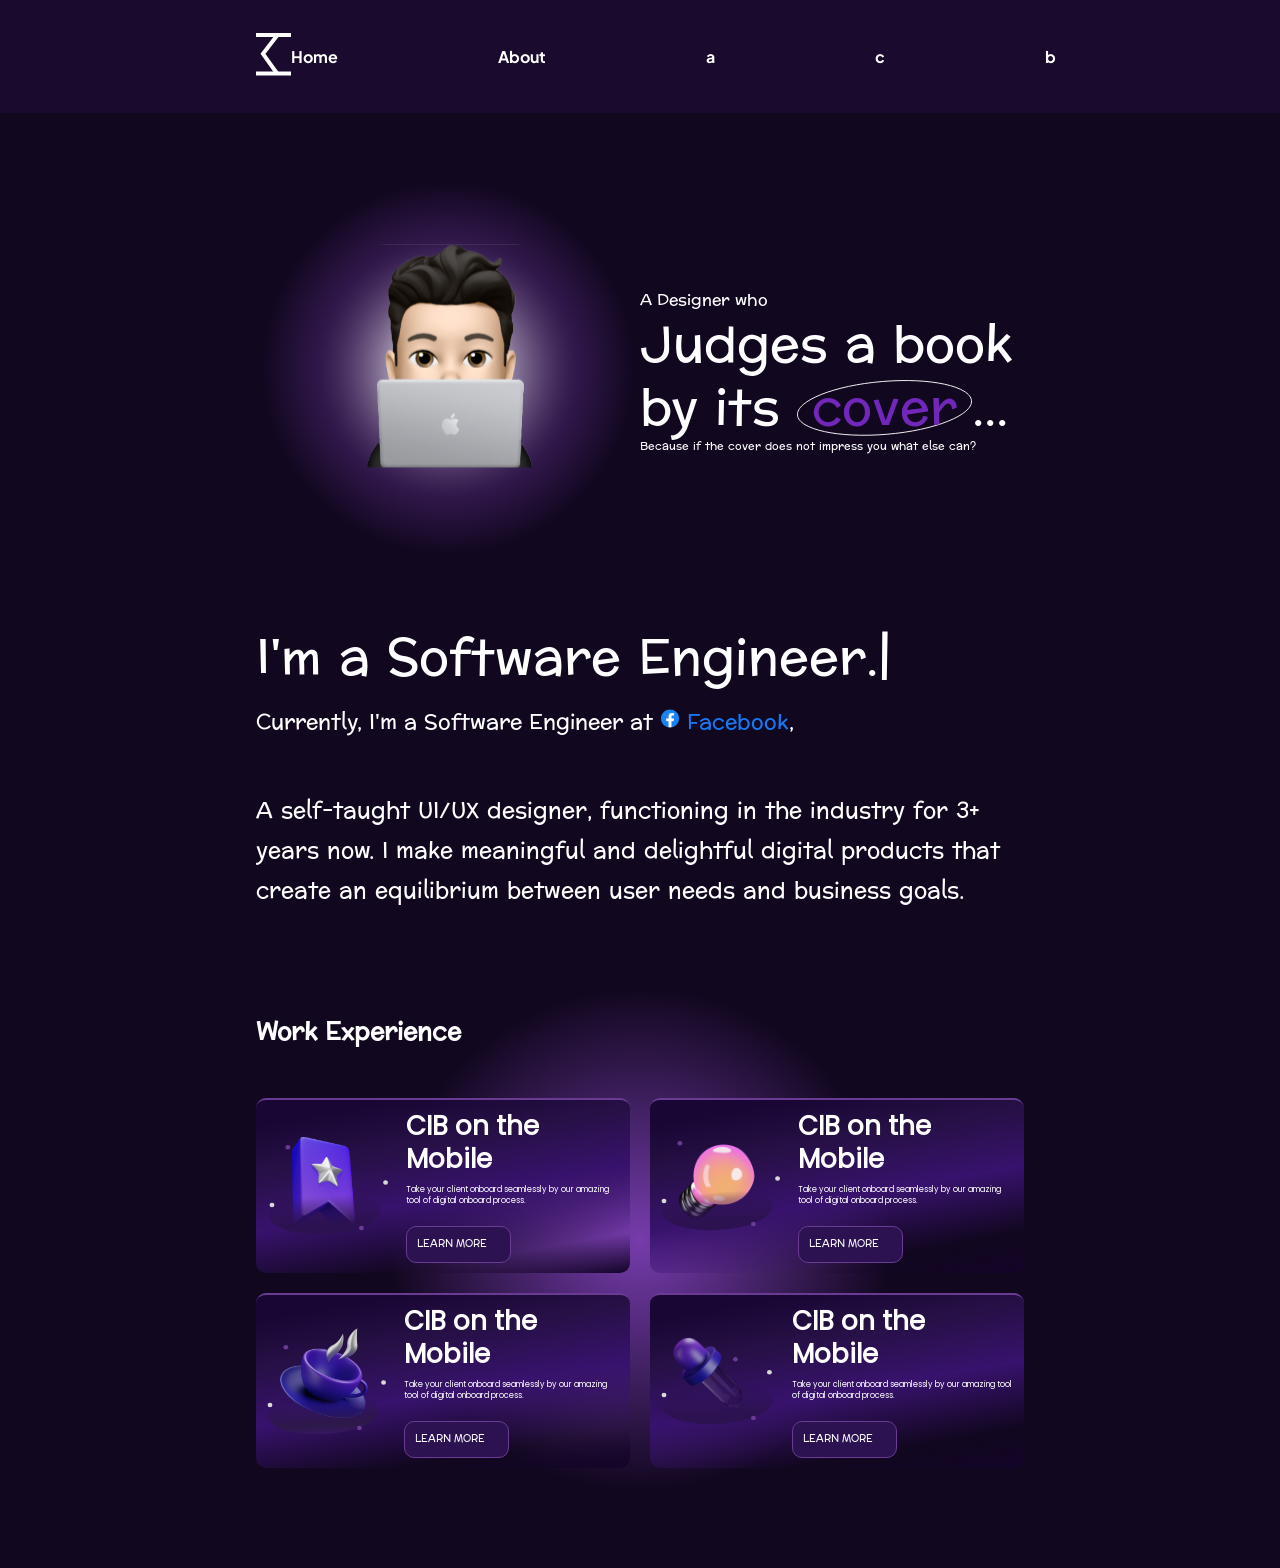
<file: index.html>
<!DOCTYPE html>
<html lang="en">

<head>
    <meta charset="UTF-8">
    <meta name="viewport" content="width=device-width, initial-scale=1.0">
    <link rel="stylesheet" href="main.css">
    <title>Portfilo | ElhamSaleh</title>
</head>

<body>
    <div id="header"></div>
    <div id="banner"></div>
    <main>
        <div class="container">
            <div class="Work-experience">
                <h2>Work Experience</h2>
                <div class="Work-experience-cards">
                    <div class="experience-card">
                        <div class="experience-pic">
                            <img src="images/experiance-star.svg" alt="experiance-star">
                        </div>
                        <div class="experience-text">
                            <h5>CIB on the Mobile</h5>
                            <p>Take your client onboard seamlessly by our amazing
                                tool of digital onboard process.
                            </p>
                            <a href="#" class="btn">LEARN MORE</a>
                        </div>
                    </div>
                    <div class="experience-card">
                        <div class="experience-pic">
                            <img src="images/experiance-light.svg" alt="experiance-light">
                        </div>
                        <div class="experience-text">
                            <h5>CIB on the Mobile</h5>
                            <p>Take your client onboard seamlessly by our amazing
                                tool of digital onboard process.
                            </p>
                            <a href="#" class="btn">LEARN MORE</a>
                        </div>
                    </div>
                    <div class="experience-card">
                        <div class="experience-pic">
                            <img src="images/experiance-coffe.svg" alt="experiance-coffe">
                        </div>
                        <div class="experience-text">
                            <h5>CIB on the Mobile</h5>
                            <p>Take your client onboard seamlessly by our amazing
                                tool of digital onboard process.
                            </p>
                            <a href="#" class="btn">LEARN MORE</a>
                        </div>
                    </div>
                    <div class="experience-card">
                        <div class="experience-pic">
                            <img src="images/-experiance-picker.svg" alt="-experiance-picker">
                        </div>
                        <div class="experience-text">
                            <h5>CIB on the Mobile</h5>
                            <p>Take your client onboard seamlessly by our amazing
                                tool of digital onboard process.
                            </p>
                            <a href="#" class="btn">LEARN MORE</a>
                        </div>
                    </div>
                </div>
            </div>

        </div>
    </main>


    <script>
        async function loadComponent(id, file) {
            const res = await fetch(`components/${file}`);
            const html = await res.text();
            document.getElementById(id).innerHTML = html;
        }
        loadComponent('header', 'header.html');
        loadComponent('banner', 'banner.html');
    </script>
</body>

</html>
</file>
<file: main.css>
@import url("style/header.css");
@import url("style/banner.css");
@font-face {
  font-family: "Plus Jakarta Sans";
  src:
    url("fonts/PlusJakartaSans-Bold.ttf") format("truetype"),
    url("fonts/PlusJakartaSans-ExtraBold.ttf") format("truetype"),
    url("fonts/PlusJakartaSans-Medium.ttf") format("truetype"),
    url("fonts/PlusJakartaSans-Regular.ttf") format("truetype"),
    url("fonts/PlusJakartaSans-VariableFont_wght.ttf") format("truetype");
}
@font-face {
  font-family: "Preahvihear";
  src:
    url("fonts/Preahvihear-Regular.ttf") format("truetype"),
    url("fonts/Poppins/Poppins-Medium.ttf") format("truetype");
}
@font-face {
  font-family: "Poppins";
  src: url("fonts/Poppins/Poppins-Regular.ttf") format("truetype");
}
* {
  padding: 0;
  margin: 0;
  box-sizing: border-box;
}
body {
  background-color: #11071f;
}
.container {
  width: 60%;
  margin: 0 auto;
}
.Work-experience {
  color: #fff;
  font-family: "Preahvihear";
  padding: 100px 0;
  background: #763cac;
  background: radial-gradient(
    circle,
    rgba(118, 60, 172, 1) 0%,
    rgba(140, 121, 184, 0) 50%
  );
}
.Work-experience h2 {
  margin-bottom: 44px;
}
main .Work-experience-cards {
  display: grid;
  grid-template-columns: 1fr 1fr;
  gap: 20px;
}
.Work-experience-cards .experience-card {
  background: #130428;
  background: linear-gradient(
    350deg,
    rgba(19, 4, 40, 1) 0%,
    rgba(56, 18, 109, 0) 17%,
    rgba(56, 18, 109, 1) 45%,
    rgba(38, 16, 69, 1) 70%,
    rgba(25, 6, 52, 1) 90%
  );
  display: flex;
  align-items: center;
  border-top: 2px solid #693b93;
  /* padding-bottom: 24px ; */
  border-radius: 10px;
}
.experience-card .experience-pic {
  padding: 20px 8px 17px 10px;
}
.experience-card .experience-text{
  display: flex;
  flex-direction: column;
  align-items: start;
  gap: 10px;
  padding: 10px;
}
.experience-card .experience-text h5 {
  font-family: Poppins;
  font-size: 26px;
  font-weight: 600;
  line-height: 32.5px;
  letter-spacing: 0%;
}
.experience-card .experience-text p {
  font-family: Poppins;
  font-size: 8px;
  font-weight: 500;
  line-height: 10.5px;
  letter-spacing: 0%;
}
.Work-experience .experience-text .btn {
  background-color: #2c1250;
  border: 1px solid #693b93;
  border-radius: 10px;
  text-decoration: none;
  font-size: 10px;
  line-height: 15px;
  font-weight: 500;
  color: #fff;
  padding: 10px 23px 10px 10px;
  margin-top: 10px;
}
</file>
